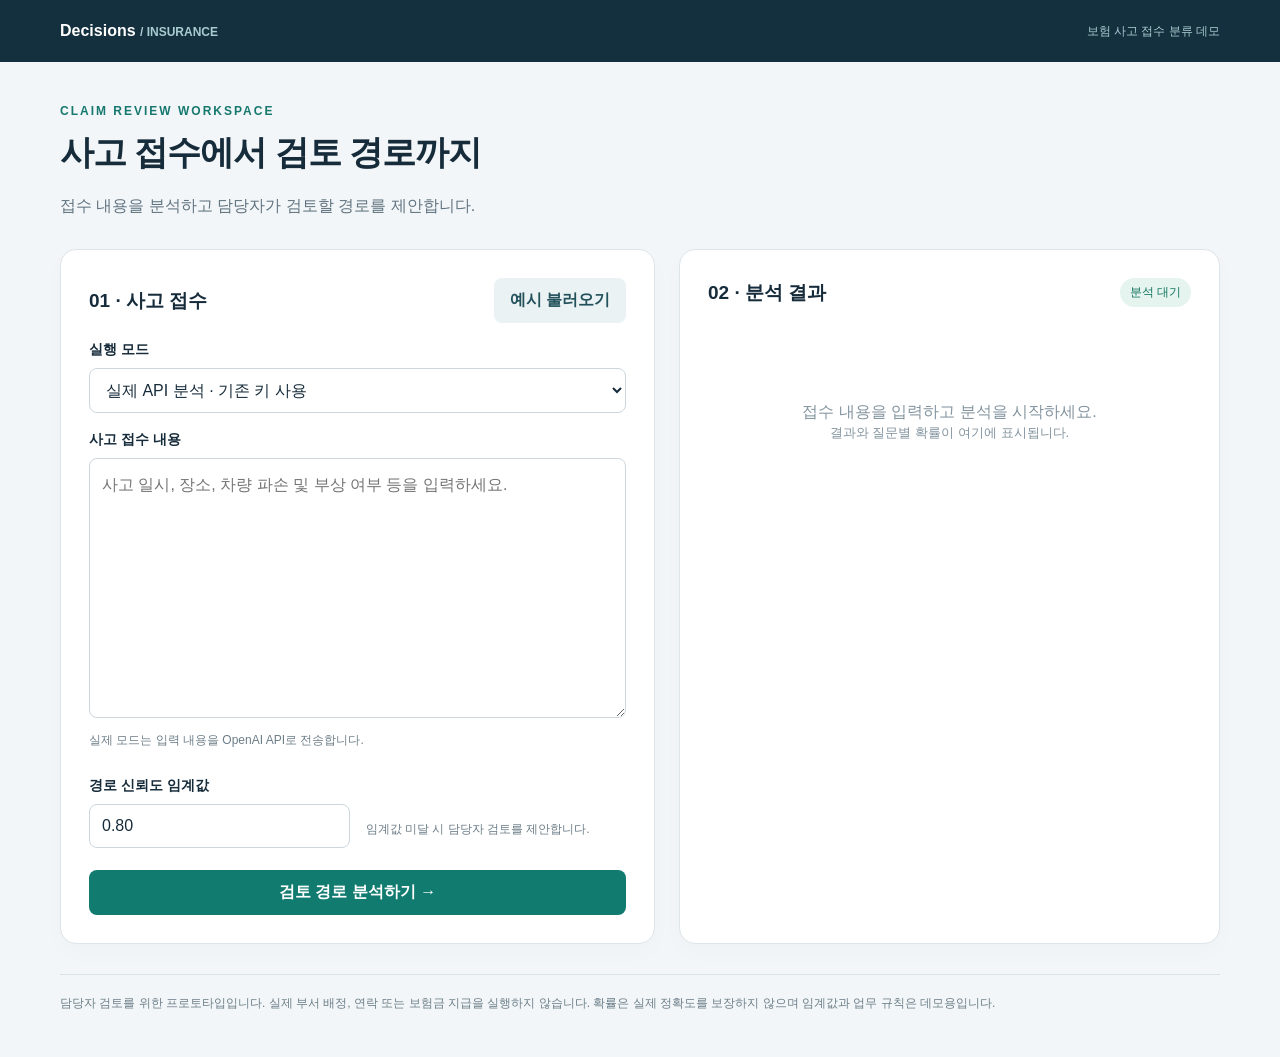
<file: decisions-insurance/static/index.html>
<!doctype html>
<html lang="ko"><head><meta charset="utf-8"><meta name="viewport" content="width=device-width,initial-scale=1"><title>보험 사고 접수 · Decisions</title>
<style>
:root{font-family:Inter,'Malgun Gothic',sans-serif;color:#172c3b;background:#f3f6f8}*{box-sizing:border-box}body{margin:0}header{background:#142f3e;color:white;padding:22px max(24px,calc((100vw - 1160px)/2));display:flex;justify-content:space-between;align-items:center}header span{font-size:12px;color:#a8ccd0}main{max-width:1208px;margin:42px auto;padding:0 24px}.eyebrow{color:#16786e;font-size:12px;letter-spacing:2px;font-weight:bold}h1{font-size:34px;letter-spacing:-1px;margin:12px 0}p{line-height:1.7;color:#607380}.grid{display:grid;grid-template-columns:1.1fr 1fr;gap:24px;margin-top:30px}.card{background:white;border:1px solid #dce5e9;border-radius:16px;padding:28px;box-shadow:0 8px 24px #18344105}h2{font-size:19px;margin:0 0 22px}label{display:block;font-size:14px;font-weight:bold;margin:18px 0 9px}textarea,select,input{font:inherit;border:1px solid #cbd7dd;border-radius:8px;padding:12px;background:#fff;color:inherit}textarea{width:100%;height:260px;resize:vertical;line-height:1.7}select{width:100%}.row{display:flex;gap:16px;align-items:end}.row>div{flex:1}input{width:100%}button{font:inherit;cursor:pointer;border:0;border-radius:8px;padding:12px 16px;font-weight:bold;background:#eaf2f3;color:#24525c}button.primary{background:#117b70;color:#fff;width:100%;margin-top:22px}button:disabled{opacity:.5;cursor:wait}.hint{font-size:12px;color:#6d7e88;margin:10px 0}.top{display:flex;justify-content:space-between;align-items:center;gap:12px}.top h2{margin:0}.badge{background:#e5f4ee;color:#11745f;font-size:12px;padding:6px 10px;border-radius:20px}.empty{padding:95px 12px;text-align:center;color:#83949f}.route{background:#edf6f4;border-left:4px solid #158576;padding:20px;margin:22px 0;border-radius:8px}.route h3{margin:6px 0;font-size:24px}.route p{margin:4px 0;font-size:14px}.metric{padding:14px 0;border-bottom:1px solid #edf1f3;display:flex;justify-content:space-between;gap:15px;font-size:14px}.error{background:#fff0ee;color:#a13328;padding:14px;border-radius:8px;margin-top:16px}.notice{border-top:1px solid #dae3e7;margin-top:30px;padding-top:18px;font-size:12px;color:#6c7f89;line-height:1.8}pre{white-space:pre-wrap;overflow-wrap:anywhere;font-size:12px;max-height:250px;overflow:auto;background:#f5f8fa;padding:14px}details{margin-top:20px;font-size:13px}a{color:#12796e}button:focus-visible,textarea:focus-visible,select:focus-visible,input:focus-visible{outline:3px solid #4bbfae;outline-offset:3px}@media(max-width:780px){.grid{grid-template-columns:1fr}main{margin:26px auto}h1{font-size:27px}.card{padding:20px}header{padding:20px}.row{flex-wrap:wrap}}
</style></head><body><header><strong>Decisions <span>/ INSURANCE</span></strong><span>보험 사고 접수 분류 데모</span></header><main><div class="eyebrow">CLAIM REVIEW WORKSPACE</div><h1>사고 접수에서 검토 경로까지</h1><p>접수 내용을 분석하고 담당자가 검토할 경로를 제안합니다.</p><div class="grid"><section class="card"><div class="top"><h2>01 · 사고 접수</h2><button id="sample" type="button">예시 불러오기</button></div><form id="form"><label for="mode">실행 모드</label><select id="mode"><option value="live">실제 API 분석 · 기존 키 사용</option><option value="mock">모의 실행 · 고정 샘플</option></select><label for="text">사고 접수 내용</label><textarea id="text" maxlength="20000" required placeholder="사고 일시, 장소, 차량 파손 및 부상 여부 등을 입력하세요."></textarea><div class="hint" id="modeHelp">실제 모드는 입력 내용을 OpenAI API로 전송합니다.</div><div class="row"><div><label for="threshold">경로 신뢰도 임계값</label><input id="threshold" type="number" min="0" max="1" step="0.01" value="0.80" required></div><div class="hint">임계값 미달 시 담당자 검토를 제안합니다.</div></div><button class="primary" id="submit">검토 경로 분석하기 →</button><div id="error" role="alert" hidden class="error"></div></form></section><section class="card" aria-live="polite" aria-busy="false" id="results"><div class="top"><h2>02 · 분석 결과</h2><span class="badge" id="status">분석 대기</span></div><div class="empty" id="empty">접수 내용을 입력하고 분석을 시작하세요.<br><small>결과와 질문별 확률이 여기에 표시됩니다.</small></div><div id="output" hidden><div class="route"><small id="routeCode"></small><h3 id="action"></h3><p id="reason"></p></div><div id="metrics"></div><p class="hint" id="resultNote"></p><button id="download" type="button">결과 JSON 다운로드</button><details><summary>전체 응답 보기</summary><pre id="raw"></pre></details></div></section></div><div class="notice">담당자 검토를 위한 프로토타입입니다. 실제 부서 배정, 연락 또는 보험금 지급을 실행하지 않습니다. 확률은 실제 정확도를 보장하지 않으며 임계값과 업무 규칙은 데모용입니다.</div></main><script>
const $=id=>document.getElementById(id);let result=null;
function updateMode(){const mock=$('mode').value==='mock';$('text').disabled=mock;$('text').required=!mock;$('modeHelp').textContent=mock?'고정된 예시 응답을 사용합니다. 입력 내용은 분석하지 않습니다.':'실제 모드는 입력 내용을 OpenAI API로 전송합니다.';}
$('mode').onchange=updateMode;
$('sample').onclick=async()=>{try{const r=await fetch('/api/sample');if(!r.ok)throw Error('예시를 불러오지 못했습니다.');$('text').value=(await r.json()).text;}catch(e){$('error').hidden=false;$('error').textContent=e.message;}};
const percent=v=>typeof v==='number'&&Number.isFinite(v)?(v*100).toFixed(1)+'%':'응답 없음';
$('form').onsubmit=async e=>{e.preventDefault();$('error').hidden=true;$('submit').disabled=true;$('mode').disabled=true;$('results').setAttribute('aria-busy','true');$('status').textContent='분석 중…';$('output').hidden=true;$('empty').hidden=false;$('empty').textContent='검토 경로를 분석하고 있습니다. 잠시 기다려 주세요.';result=null;try{const r=await fetch('/api/analyze',{method:'POST',headers:{'Content-Type':'application/json'},body:JSON.stringify({mode:$('mode').value,text:$('text').value,threshold:Number($('threshold').value)})});const data=await r.json();if(!r.ok)throw Error(data.error||'분석에 실패했습니다.');result=data;$('routeCode').textContent=data.workflow.route;$('action').textContent=data.workflow.action;$('reason').textContent=data.workflow.reason;const answers=Object.fromEntries((data.decision.answers||[]).map(a=>[a.name,a]));const rows=[['사고 접수 대상 확률',percent(answers.valid_insurance_claim?.probability)],['선택 경로 신뢰도',percent(answers.claim_route?.confidence)],['긴급도 점수',String(answers.urgency?.score??'응답 없음')+' / 4'],['부상 관련 검토 확률',percent(answers.medical_attention_required?.probability)]];$('metrics').replaceChildren(...rows.map(([label,value])=>{const row=document.createElement('div');row.className='metric';const a=document.createElement('span'),b=document.createElement('strong');a.textContent=label;b.textContent=value;row.append(a,b);return row;}));$('raw').textContent=JSON.stringify(data,null,2);$('resultNote').textContent=data.mode==='mock'?'모의 결과 · 설명용 가상 확률이며 실제 API 판단이 아닙니다.':'실제 API 결과 · '+(data.decision.model||'설정 모델')+' · 업무 실행 없음';$('status').textContent=data.mode==='mock'?'모의 분석 완료':'API 분석 완료';$('empty').hidden=true;$('output').hidden=false;}catch(e){$('error').textContent=e.message;$('error').hidden=false;$('status').textContent='분석 실패';$('empty').textContent='입력 내용과 오류 메시지를 확인한 뒤 다시 시도하세요.';}finally{$('submit').disabled=false;$('mode').disabled=false;$('results').setAttribute('aria-busy','false');}};
$('download').onclick=()=>{if(!result)return;const url=URL.createObjectURL(new Blob([JSON.stringify(result,null,2)],{type:'application/json;charset=utf-8'}));const a=document.createElement('a');a.href=url;a.download='insurance-result.json';a.click();setTimeout(()=>URL.revokeObjectURL(url),1000);};
</script></body></html>
</file>
